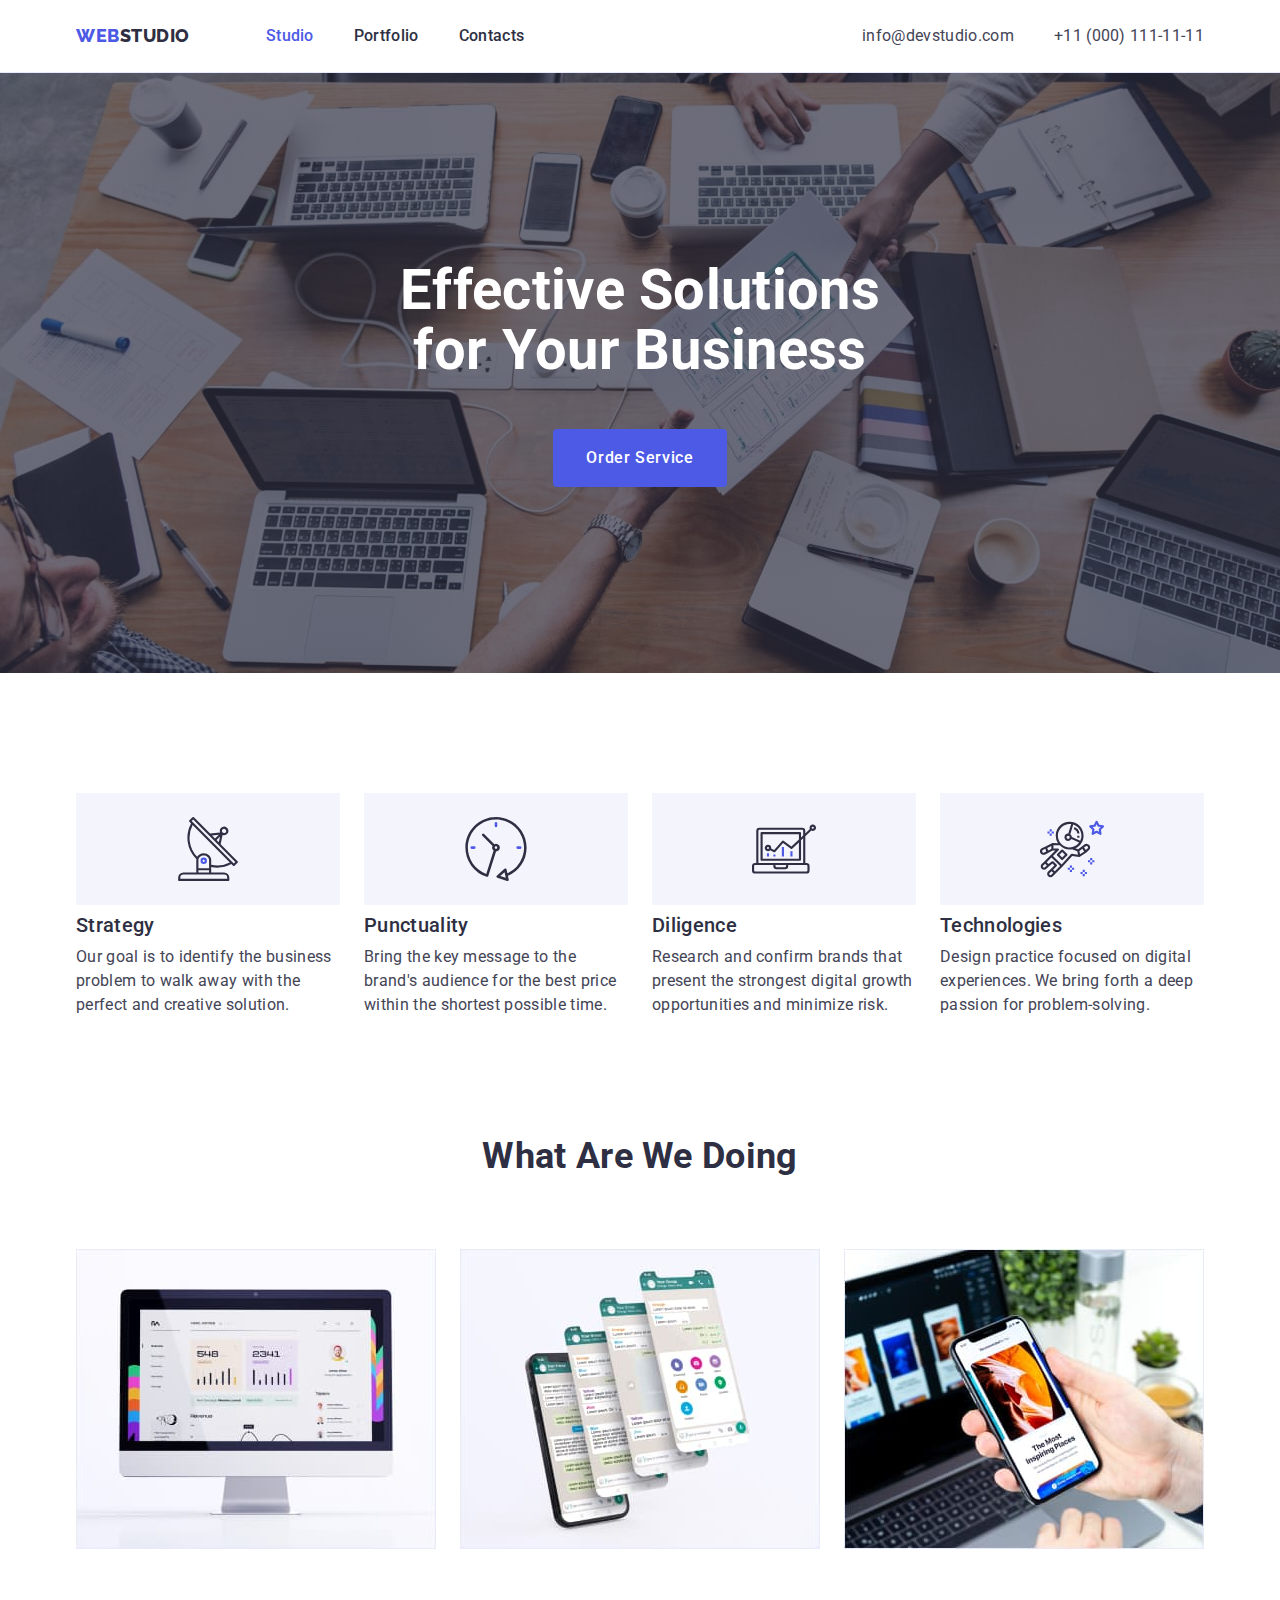
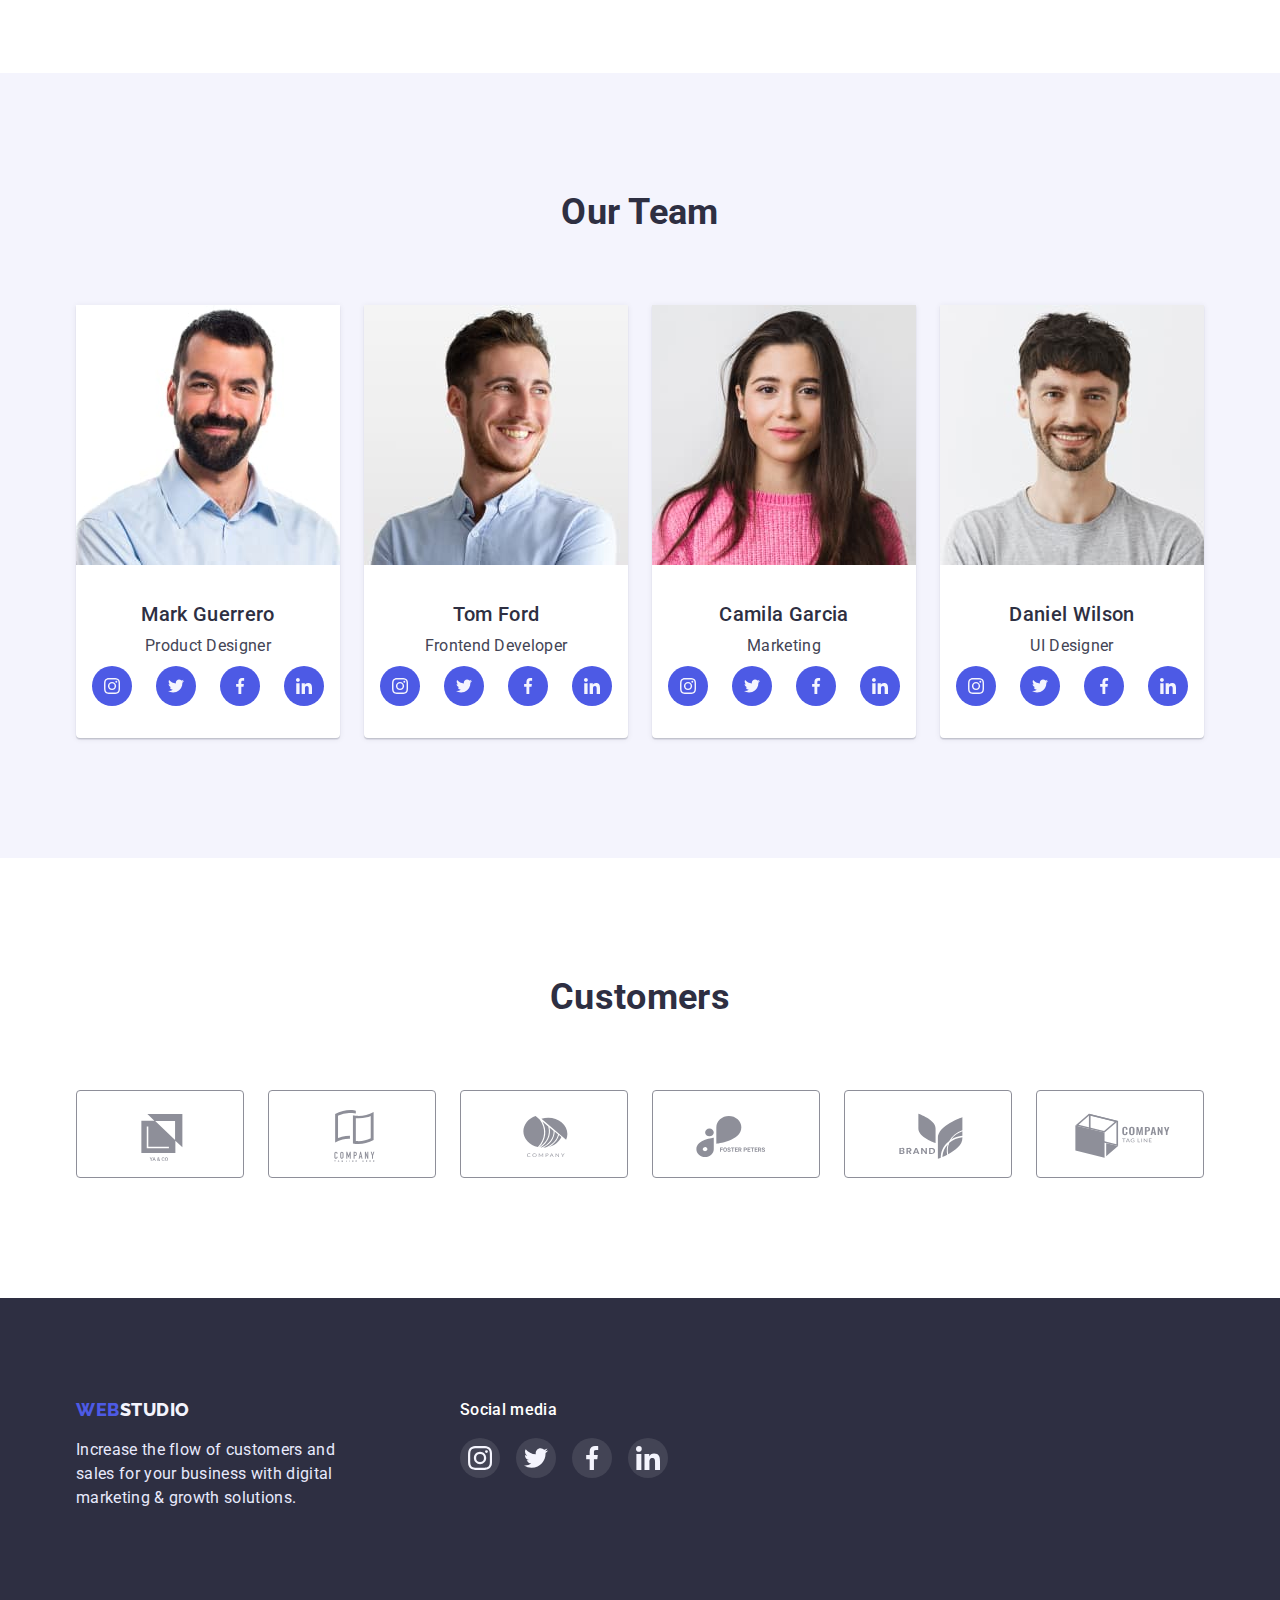
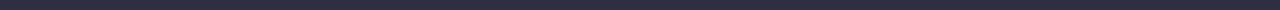
<file: index.html>
<!DOCTYPE html>
<html lang="en">
  <head>
    <meta charset="UTF-8" />
    <meta http-equiv="X-UA-Compatible" content="IE=edge" />
    <meta name="viewport" content="width=device-width, initial-scale=1.0" />
    <title>WebStudio</title>
    <link
      href="https://fonts.googleapis.com/css2?family=Raleway:wght@800&family=Roboto:wght@400;500;700&display=swap"
      rel="stylesheet"
    />
    <link
      rel="stylesheet"
      href="https://cdnjs.cloudflare.com/ajax/libs/modern-normalize/1.1.0/modern-normalize.min.css"
    />
    <link rel="stylesheet" href="./css/styles.css" />
  </head>

  <body>
    <header class="header">
      <div class="container header-nav">
        <nav class="main-nav">
          <a href="./index.html" class="logo"
            ><span class="logo-span">Web</span>Studio</a
          >
          <ul class="site-nav">
            <li class="item">
              <a href="./index.html" class="link-current">Studio</a>
            </li>
            <li class="item">
              <a href="./portfolio.html" class="link">Portfolio</a>
            </li>
            <li class="item"><a href="" class="link">Contacts</a></li>
          </ul>
        </nav>
        <address class="address">
          <ul class="auth-nav">
            <li class="item">
              <a href="mailto:info@devstudio.com" class="link-email"
                >info@devstudio.com</a
              >
            </li>
            <li class="item">
              <a href="tel:+110001111111" class="link-tel"
                >+11 (000) 111-11-11</a
              >
            </li>
          </ul>
        </address>
      </div>
    </header>

    <main>
      <section class="hero">
        <div class="container">
          <h1 class="hero-title">Effective Solutions for Your Business</h1>
          <button type="button" class="hero-button">Order Service</button>
        </div>
      </section>

      <section class="section no-padding-bottom">
        <div class="container">
          <h2 class="section-title hidden">Specifics</h2>
          <ul class="feature">
            <li class="feature-list">
              <div class="feature-icon-container">
                <svg class="feature-icon" width="64" height="64">
                  <use href="./images/sprite.svg#antenna"></use>
                </svg>
              </div>
              <h3 class="feature-title">Strategy</h3>
              <p class="feature-text">
                Our goal is to identify the business problem to walk away with
                the perfect and creative solution.
              </p>
            </li>
            <li class="feature-list">
              <div class="feature-icon-container">
                <svg class="feature-icon" width="64" height="64">
                  <use href="./images/sprite.svg#clock"></use>
                </svg>
              </div>
              <h3 class="feature-title">Punctuality</h3>
              <p class="feature-text">
                Bring the key message to the brand's audience for the best price
                within the shortest possible time.
              </p>
            </li>
            <li class="feature-list">
              <div class="feature-icon-container">
                <svg class="feature-icon" width="64" height="64">
                  <use href="./images/sprite.svg#diagram"></use>
                </svg>
              </div>
              <h3 class="feature-title">Diligence</h3>
              <p class="feature-text">
                Research and confirm brands that present the strongest digital
                growth opportunities and minimize risk.
              </p>
            </li>
            <li class="feature-list">
              <div class="feature-icon-container">
                <svg class="feature-icon" width="64" height="64">
                  <use href="./images/sprite.svg#astronaut"></use>
                </svg>
              </div>
              <h3 class="feature-title">Technologies</h3>
              <p class="feature-text">
                Design practice focused on digital experiences. We bring forth a
                deep passion for problem-solving.
              </p>
            </li>
          </ul>
        </div>
      </section>

      <section class="section">
        <div class="container">
          <h2 class="section-title">What are we doing</h2>
          <ul class="works">
            <li>
              <img
                src="./images/img1.jpg"
                alt="Website on the monitor"
                width="360"
                height="300"
              />
            </li>
            <li>
              <img
                src="./images/img2.jpg"
                alt="Application on the phone"
                width="360"
                height="300"
              />
            </li>
            <li>
              <img
                src="./images/img3.jpg"
                alt="Website on PC and phone"
                width="360"
                height="300"
              />
            </li>
          </ul>
        </div>
      </section>

      <section class="section section-team">
        <div class="container">
          <h2 class="section-title">Our Team</h2>
          <ul class="team-list">
            <li class="team">
              <img
                src="./images/mark-guerrero.jpg"
                alt="Product Designer"
                width="264"
                height="260"
              />
              <div class="content-team">
                <h3 class="team-title">Mark Guerrero</h3>
                <p class="team-text">Product Designer</p>
              </div>
              <ul class="menu-icon">
                <li class="list-icon">
                  <a href="" class="link-icon"
                    ><svg class="team-icon" width="16" height="16">
                      <use href="./images/sprite.svg#instagram"></use>
                    </svg>
                  </a>
                </li>
                <li class="list-icon">
                  <a href="" class="link-icon"
                    ><svg class="team-icon" width="16" height="16">
                      <use href="./images/sprite.svg#twitter"></use>
                    </svg>
                  </a>
                </li>
                <li class="list-icon">
                  <a href="" class="link-icon"
                    ><svg class="team-icon" width="16" height="16">
                      <use href="./images/sprite.svg#facebook"></use>
                    </svg>
                  </a>
                </li>
                <li class="list-icon">
                  <a href="" class="link-icon"
                    ><svg class="team-icon" width="16" height="16">
                      <use href="./images/sprite.svg#linkedin"></use>
                    </svg>
                  </a>
                </li>
              </ul>
            </li>
            <li class="team">
              <img
                src="./images/tom-ford.jpg"
                alt="Frontend Developer"
                width="264"
                height="260"
              />
              <div class="content-team">
                <h3 class="team-title">Tom Ford</h3>
                <p class="team-text">Frontend Developer</p>
              </div>
              <ul class="menu-icon">
                <li class="list-icon">
                  <a href="" class="link-icon"
                    ><svg class="team-icon" width="16" height="16">
                      <use href="images/sprite.svg#instagram"></use>
                    </svg>
                  </a>
                </li>
                <li class="list-icon">
                  <a href="" class="link-icon"
                    ><svg class="team-icon" width="16" height="16">
                      <use href="images/sprite.svg#twitter"></use>
                    </svg>
                  </a>
                </li>
                <li class="list-icon">
                  <a href="" class="link-icon"
                    ><svg class="team-icon" width="16" height="16">
                      <use href="images/sprite.svg#facebook"></use>
                    </svg>
                  </a>
                </li>
                <li class="list-icon">
                  <a href="" class="link-icon"
                    ><svg class="team-icon" width="16" height="16">
                      <use href="images/sprite.svg#linkedin"></use>
                    </svg>
                  </a>
                </li>
              </ul>
            </li>
            <li class="team">
              <img
                src="./images/camila-garcia.jpg"
                alt="Marketing"
                width="264"
                height="260"
              />
              <div class="content-team">
                <h3 class="team-title">Camila Garcia</h3>
                <p class="team-text">Marketing</p>
              </div>
              <ul class="menu-icon">
                <li class="list-icon">
                  <a href="" class="link-icon"
                    ><svg class="team-icon" width="16" height="16">
                      <use href="images/sprite.svg#instagram"></use>
                    </svg>
                  </a>
                </li>
                <li class="list-icon">
                  <a href="" class="link-icon"
                    ><svg class="team-icon" width="16" height="16">
                      <use href="images/sprite.svg#twitter"></use>
                    </svg>
                  </a>
                </li>
                <li class="list-icon">
                  <a href="" class="link-icon"
                    ><svg class="team-icon" width="16" height="16">
                      <use href="images/sprite.svg#facebook"></use>
                    </svg>
                  </a>
                </li>
                <li class="list-icon">
                  <a href="" class="link-icon"
                    ><svg class="team-icon" width="16" height="16">
                      <use href="images/sprite.svg#linkedin"></use>
                    </svg>
                  </a>
                </li>
              </ul>
            </li>
            <li class="team">
              <img
                src="./images/daniel-wilson.jpg"
                alt="UI Designer"
                width="264"
                height="260"
              />
              <div class="content-team">
                <h3 class="team-title">Daniel Wilson</h3>
                <p class="team-text">UI Designer</p>
              </div>
              <ul class="menu-icon">
                <li class="list-icon">
                  <a href="" class="link-icon"
                    ><svg class="team-icon" width="16" height="16">
                      <use href="images/sprite.svg#instagram"></use>
                    </svg>
                  </a>
                </li>
                <li class="list-icon">
                  <a href="" class="link-icon"
                    ><svg class="team-icon" width="16" height="16">
                      <use href="images/sprite.svg#twitter"></use>
                    </svg>
                  </a>
                </li>
                <li class="list-icon">
                  <a href="" class="link-icon"
                    ><svg class="team-icon" width="16" height="16">
                      <use href="images/sprite.svg#facebook"></use>
                    </svg>
                  </a>
                </li>
                <li class="list-icon">
                  <a href="" class="link-icon"
                    ><svg class="team-icon" width="16" height="16">
                      <use href="images/sprite.svg#linkedin"></use>
                    </svg>
                  </a>
                </li>
              </ul>
            </li>
          </ul>
        </div>
      </section>
      <section class="section">
        <div class="container">
          <h2 class="section-title">Customers</h2>
          <ul class="customers-menu">
            <li class="customers-list">
              <a class="customers-link" href="">
                <svg class="customers-icon">
                  <use href="images/sprite.svg#logo1"></use>
                </svg>
              </a>
            </li>
            <li class="customers-list">
              <a class="customers-link" href=""
                ><svg class="customers-icon">
                  <use href="images/sprite.svg#logo2"></use>
                </svg>
              </a>
            </li>
            <li class="customers-list">
              <a class="customers-link" href=""
                ><svg class="customers-icon">
                  <use href="images/sprite.svg#logo3"></use>
                </svg>
              </a>
            </li>
            <li class="customers-list">
              <a class="customers-link" href=""
                ><svg class="customers-icon">
                  <use href="images/sprite.svg#logo4"></use>
                </svg>
              </a>
            </li>
            <li class="customers-list">
              <a class="customers-link" href=""
                ><svg class="customers-icon">
                  <use href="images/sprite.svg#logo5"></use>
                </svg>
              </a>
            </li>
            <li class="customers-list">
              <a class="customers-link" href=""
                ><svg class="customers-icon">
                  <use href="images/sprite.svg#logo6"></use>
                </svg>
              </a>
            </li>
          </ul>
        </div>
      </section>
    </main>

    <footer class="footer">
      <div class="container footer-container">
        <div class="footer-box">
          <a href="./index.html" class="logo"
            ><span class="logo-span">Web</span>Studio</a
          >
          <p class="footer-text">
            Increase the flow of customers and sales for your business with
            digital marketing & growth solutions.
          </p>
        </div>
        <div class="footer-media">
          <h2 class="footer-title">Social media</h2>
          <ul class="footer-menu-icon">
            <li class="footer-list-icon">
              <a class="footer-link-icon" href="">
                <svg class="footer-icon" width="24" height="24">
                  <use href="./images/sprite.svg#instagram"></use>
                </svg>
              </a>
            </li>
            <li class="footer-list-icon">
              <a class="footer-link-icon" href="">
                <svg class="footer-icon" width="24" height="24">
                  <use href="./images/sprite.svg#twitter"></use>
                </svg>
              </a>
            </li>
            <li class="footer-list-icon">
              <a class="footer-link-icon" href="">
                <svg class="footer-icon" width="24" height="24">
                  <use href="./images/sprite.svg#facebook"></use>
                </svg>
              </a>
            </li>
            <li class="footer-list-icon">
              <a class="footer-link-icon" href="">
                <svg class="footer-icon" width="24" height="24">
                  <use href="./images/sprite.svg#linkedin"></use>
                </svg>
              </a>
            </li>
          </ul>
        </div>
      </div>
    </footer>
  </body>
</html>
</file>
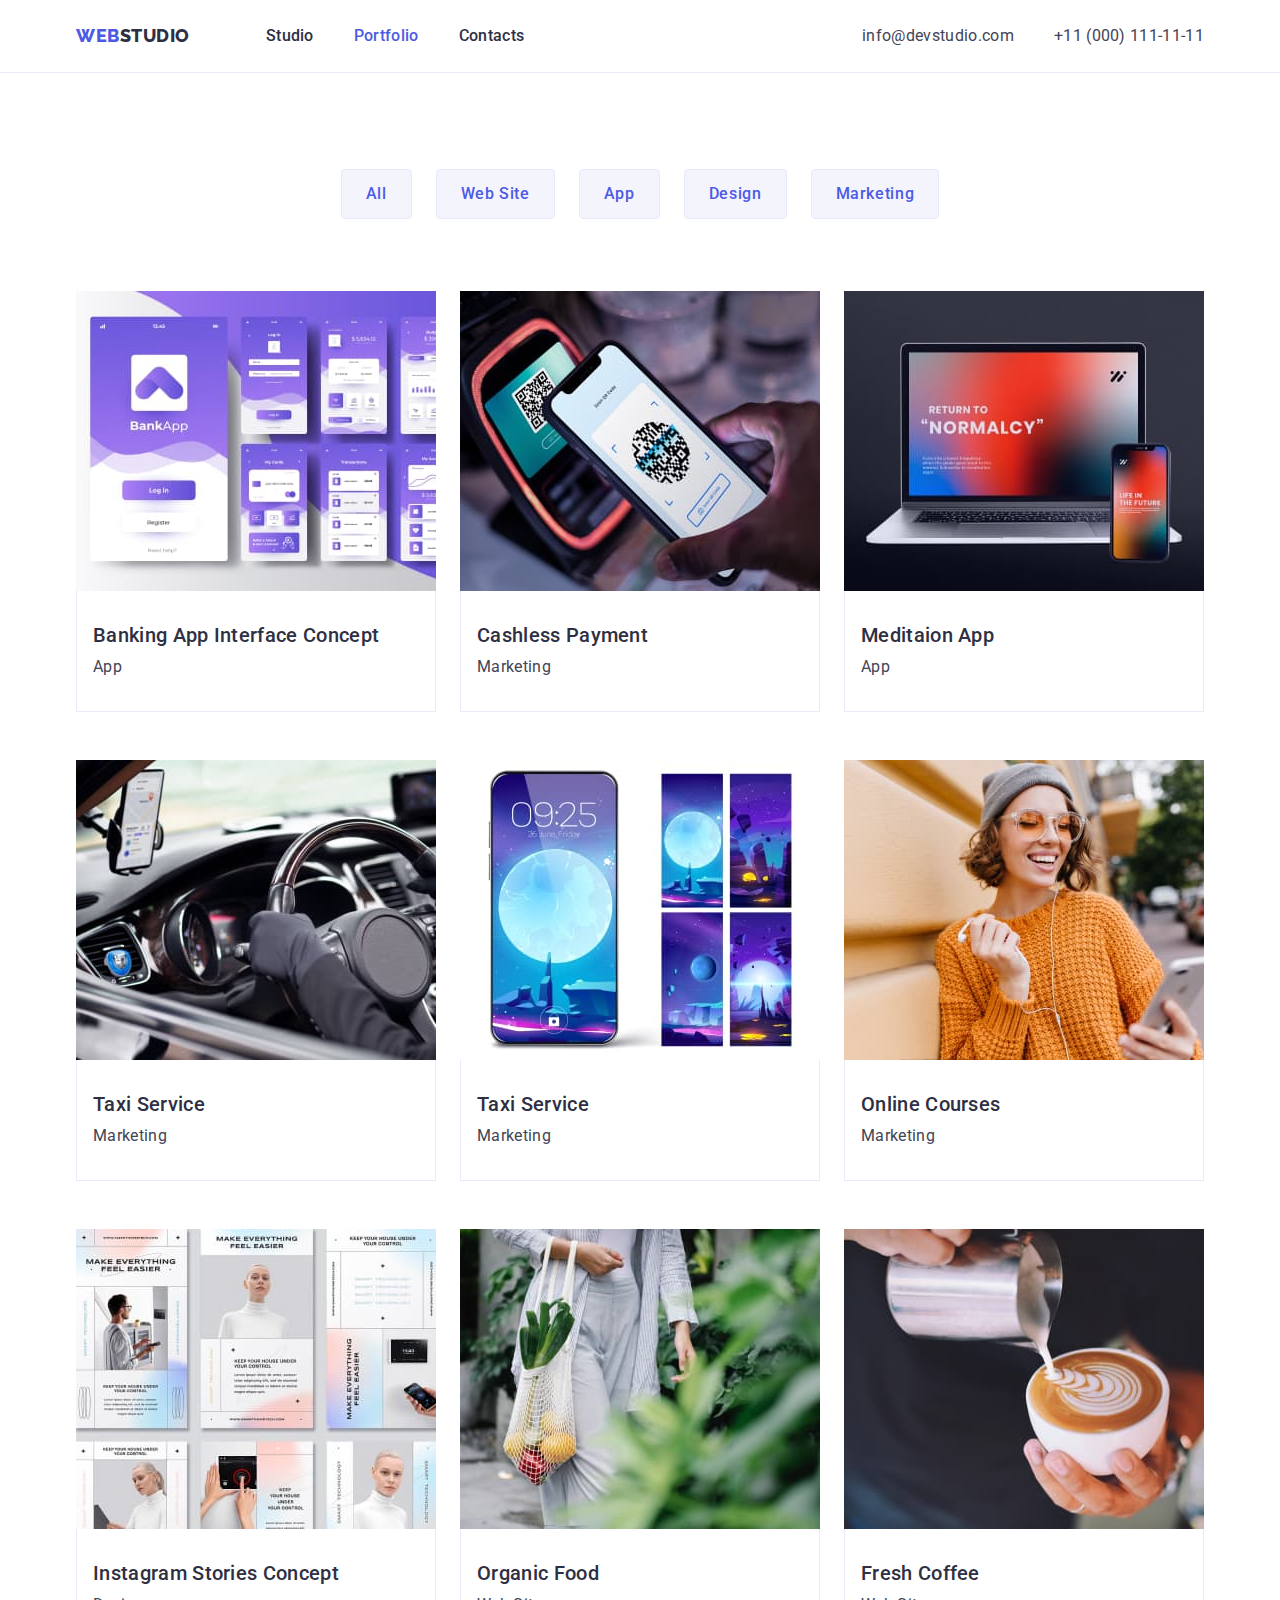
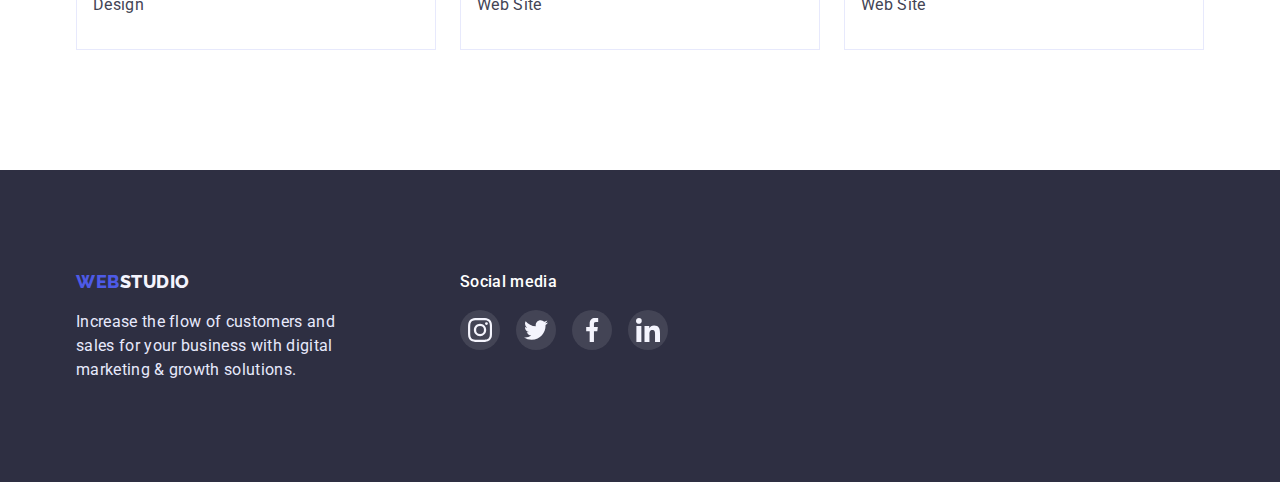
<file: portfolio.html>
<!DOCTYPE html>
<html lang="en">
  <head>
    <meta charset="UTF-8" />
    <meta http-equiv="X-UA-Compatible" content="IE=edge" />
    <meta name="viewport" content="width=device-width, initial-scale=1.0" />
    <title>WebStudio</title>
    <link
      href="https://fonts.googleapis.com/css2?family=Raleway:wght@800&family=Roboto:wght@400;500;700&display=swap"
      rel="stylesheet"
    />
    <link
      rel="stylesheet"
      href="https://cdnjs.cloudflare.com/ajax/libs/modern-normalize/1.1.0/modern-normalize.min.css"
    />
    <link rel="stylesheet" href="./css/styles.css" />
  </head>

  <body>
    <header class="header">
      <div class="container header-nav">
        <nav class="main-nav">
          <a href="./index.html" class="logo"
            ><span class="logo-span">Web</span>Studio</a
          >
          <ul class="site-nav">
            <li class="item"><a href="./index.html" class="link">Studio</a></li>
            <li class="item">
              <a href="./portfolio.html" class="link-current">Portfolio</a>
            </li>
            <li class="item"><a href="" class="link">Contacts</a></li>
          </ul>
        </nav>
        <address class="address">
          <ul class="auth-nav">
            <li class="item">
              <a href="mailto:info@devstudio.com" class="link-email"
                >info@devstudio.com</a
              >
            </li>
            <li class="item">
              <a href="tel:+110001111111" class="link-tel"
                >+11 (000) 111-11-11</a
              >
            </li>
          </ul>
        </address>
      </div>
    </header>

    <main>
      <section class="section portfolio">
        <div class="container">
          <h1 class="hidden">Our portfolio</h1>
          <ul class="filter">
            <li><button type="button" class="button">All</button></li>
            <li><button type="button" class="button">Web Site</button></li>
            <li><button type="button" class="button">App</button></li>
            <li><button type="button" class="button">Design</button></li>
            <li><button type="button" class="button">Marketing</button></li>
          </ul>
          <ul class="portfolio-list">
            <li class="project">
              <a class="project-link">
                <img
                  src="./images/p-banking.jpg"
                  alt="Banking App Interface"
                  class="project-photo"
                />
                <div class="content">
                  <h2 class="title">Banking App Interface Concept</h2>
                  <p class="text">App</p>
                </div>
              </a>
            </li>
            <li class="project">
              <a class="project-link">
                <img
                  src="./images/p-cashless.jpg"
                  alt="Cashless Payment"
                  class="project-photo"
                />
                <div class="content">
                  <h2 class="title">Cashless Payment</h2>
                  <p class="text">Marketing</p>
                </div>
              </a>
            </li>
            <li class="project">
              <a class="project-link">
                <img
                  src="./images/p-meditation.jpg"
                  alt="Meditaion App"
                  class="project-photo"
                />
                <div class="content">
                  <h2 class="title">Meditaion App</h2>
                  <p class="text">App</p>
                </div>
              </a>
            </li>
            <li class="project">
              <a class="project-link">
                <img
                  src="./images/p-taxi.jpg"
                  alt="Taxi Service"
                  class="project-photo"
                />
                <div class="content">
                  <h2 class="title">Taxi Service</h2>
                  <p class="text">Marketing</p>
                </div>
              </a>
            </li>
            <li class="project">
              <a class="project-link">
                <img
                  src="./images/p-screen.jpg"
                  alt="Screen Illustrations"
                  class="project-photo"
                />
                <div class="content">
                  <h2 class="title">Taxi Service</h2>
                  <p class="text">Marketing</p>
                </div>
              </a>
            </li>
            <li class="project">
              <a class="project-link">
                <img
                  src="./images/p-online.jpg"
                  alt="Online Courses"
                  class="project-photo"
                />
                <div class="content">
                  <h2 class="title">Online Courses</h2>
                  <p class="text">Marketing</p>
                </div>
              </a>
            </li>
            <li class="project">
              <a class="project-link">
                <img
                  src="./images/p-instagram.jpg"
                  alt="Instagram Stories Concept"
                  class="project-photo"
                />
                <div class="content">
                  <h2 class="title">Instagram Stories Concept</h2>
                  <p class="text">Design</p>
                </div>
              </a>
            </li>
            <li class="project">
              <a class="project-link">
                <img
                  src="./images/p-organic.jpg"
                  alt="Organic Food"
                  class="project-photo"
                />
                <div class="content">
                  <h2 class="title">Organic Food</h2>
                  <p class="text">Web Site</p>
                </div>
              </a>
            </li>
            <li class="project">
              <a class="project-link">
                <img
                  src="./images/p-fresh.jpg"
                  alt="Fresh Coffee"
                  class="project-photo"
                />
                <div class="content">
                  <h2 class="title">Fresh Coffee</h2>
                  <p class="text">Web Site</p>
                </div>
              </a>
            </li>
          </ul>
        </div>
      </section>
    </main>

    <footer class="footer">
      <div class="container footer-container">
        <div class="footer-box">
          <a href="./index.html" class="logo"
            ><span class="logo-span">Web</span>Studio</a
          >
          <p class="footer-text">
            Increase the flow of customers and sales for your business with
            digital marketing & growth solutions.
          </p>
        </div>
        <div class="footer-media">
          <h2 class="footer-title">Social media</h2>
          <ul class="footer-menu-icon">
            <li class="footer-list-icon">
              <a class="footer-link-icon" href="">
                <svg class="footer-icon" width="24" height="24">
                  <use href="./images/sprite.svg#instagram"></use>
                </svg>
              </a>
            </li>
            <li class="footer-list-icon">
              <a class="footer-link-icon" href="">
                <svg class="footer-icon" width="24" height="24">
                  <use href="./images/sprite.svg#twitter"></use>
                </svg>
              </a>
            </li>
            <li class="footer-list-icon">
              <a class="footer-link-icon" href="">
                <svg class="footer-icon" width="24" height="24">
                  <use href="./images/sprite.svg#facebook"></use>
                </svg>
              </a>
            </li>
            <li class="footer-list-icon">
              <a class="footer-link-icon" href="">
                <svg class="footer-icon" width="24" height="24">
                  <use href="./images/sprite.svg#linkedin"></use>
                </svg>
              </a>
            </li>
          </ul>
        </div>
      </div>
    </footer>
  </body>
</html>
</file>
<file: css/styles.css>
:root {
  --white-color: #ffffff;
  --secondary-color: #f4f4fd;
  --footer-background-color: #2e2f42;
  --primery-text-color: #434455;
  --text-color: #2e2f42;
  --footer-text-color: #e7e9fc;
  --accent-color: #4d5ae5;
  --focus-color: #404bbf;
  --footer-text-color: #e7e9fc;
  --color-customer: #8e8f99;
  --bacgraund-color-footer-social: #31d0aa;
}

body {
  background-color: var(--white-color);
  color: var(--primery-text-color);
  font-family: 'Roboto', sans-serif;
  letter-spacing: 0.02em;
  height: 1128;
}

p,
h1,
h2,
h3,
h4,
h5,
h6 {
  margin: 0;
}

ul {
  list-style: none;
  padding: 0;
  margin: 0;
}

.container {
  width: 100%;
  max-width: 1158px;
  padding-left: 15px;
  padding-right: 15px;
  margin-left: auto;
  margin-right: auto;
}

/* header----------------------- */
.header {
  background-color: var(--white-color);
  border-bottom: 1px solid var(--footer-text-color);
}

.logo {
  color: var(--text-color);
  letter-spacing: 0.03em;
  font-family: 'Raleway', sans-serif;
  font-weight: 800;
  font-size: 18px;
  line-height: 1.34;
  text-decoration: none;
  text-transform: uppercase;
}

.logo-span {
  color: var(--accent-color);
}

.main-nav,
.header-nav {
  display: flex;
  align-items: center;
}

.site-nav {
  display: flex;
  margin-left: 76px;
}

.site-nav .item + .item,
.auth-nav .item + .item {
  margin-left: 40px;
}

.site-nav .link,
.site-nav .link-current {
  display: block;
  padding-top: 24px;
  padding-bottom: 24px;

  color: var(--text-color);
  font-weight: 500;
  font-size: 16px;
  line-height: 1.5;
  text-decoration: none;
}

.site-nav .link-current {
  color: var(--accent-color);
}

.address {
  margin-left: auto;
}

.auth-nav {
  display: flex;
}

.auth-nav .item + .item {
  margin-left: 40px;
}

.auth-nav .link-email,
.auth-nav .link-tel {
  padding-top: 24px;
  padding-bottom: 24px;

  color: var(--primery-text-color);
  font-size: 16px;
  line-height: 1.5;
  text-decoration: none;
  font-style: normal;
}

.site-nav .link:hover,
.site-nav .link:focus,
.auth-nav .link-email:focus,
.auth-nav .link-email:hover,
.auth-nav .link-tel:hover,
.auth-nav .link-tel:focus {
  color: var(--accent-color);
}

/* hero --------------------------*/
.hero {
  background-color: var(--footer-background-color);
  text-align: center;
  padding: 188px 0;
  height: 600px;
  max-width: 1440px;
  margin-left: auto;
  margin-right: auto;
  background-image: linear-gradient(
      rgba(46, 47, 66, 0.7),
      rgba(46, 47, 66, 0.7)
    ),
    url(../images/hero.jpg);
}

.hero-title {
  width: 494px;
  color: var(--white-color);
  font-size: 56px;
  line-height: 1.07;
  margin-right: auto;
  margin-left: auto;
  margin-bottom: 48px;
}

.hero-button {
  background: var(--accent-color);
  color: var(--white-color);
  font-weight: 500;
  font-size: 16px;
  line-height: 1.5;
  letter-spacing: 0.04em;
  cursor: pointer;
  border: 1px solid transparent;
  border-radius: 4px;
  padding: 16px 32px;
  min-width: 169px;
}

.hero-button:hover,
.hero-button:focus {
  background-color: var(--focus-color);
}

/* section-------------------------- */
.section {
  padding: 120px 0;
}

.no-padding-bottom {
  padding-bottom: 0;
}

.section-title {
  color: var(--text-color);
  font-size: 36px;
  line-height: 1.11;
  text-align: center;
  text-transform: capitalize;
}

.hidden {
  display: none;
}

/* feature------------------------- */
.feature {
  display: flex;
  gap: 24px;
}

.feature-list {
  width: calc((100% - 72px) / 4);
}

.feature-icon-container {
  display: flex;
  justify-content: center;
  align-items: center;
  margin-bottom: 8px;
  background-color: var(--secondary-color);
  width: 264px;
  height: 112px;
}

.feature-title {
  color: var(--text-color);
  font-weight: 500;
  font-size: 20px;
  line-height: 1.2;
  margin-bottom: 8px;
}

.feature-text {
  font-size: 16px;
  line-height: 1.5;
}

/* works-------------------- */
.works {
  display: flex;
  flex-wrap: wrap;
  gap: 24px;
  margin-top: 72px;
}

/* team------------------------ */
.section-team {
  background: var(--secondary-color);
}

.team-list {
  display: flex;
  flex-wrap: wrap;
  gap: 24px;

  margin-top: 72px;
}

.team {
  background: var(--white-color);
  width: calc((100% - 72px) / 4);
  border-radius: 0px 0px 4px 4px;
  box-shadow: 0px 1px 6px rgba(46, 47, 66, 0.08),
    0px 1px 1px rgba(46, 47, 66, 0.16), 0px 2px 1px rgba(46, 47, 66, 0.08);
}

.content-team {
  padding-top: 32px;
}

.team-title {
  color: var(--text-color);
  font-weight: 500;
  font-size: 20px;
  line-height: 1.2;
  text-align: center;
  margin-bottom: 8px;
}

.team-text {
  font-size: 16px;
  line-height: 1.5;
  text-align: center;
  margin-bottom: 8px;
}

.menu-icon {
  display: flex;
  justify-content: center;
  align-items: center;
  gap: 24px;
  margin-left: 16px;
  margin-right: 16px;
  margin-bottom: 32px;
}

.list-icon {
  display: inline-block;
  width: 40px;
  height: 40px;
  width: calc((100% - 72px) / 4);
}
.link-icon {
  display: inline-block;
  width: 100%;
  height: 100%;
  color: var(--secondary-color);
  background-color: var(--accent-color);
  border-radius: 50%;
}

.link-icon:hover,
.link-icon:focus {
  background-color: var(--focus-color);
}

.team-icon {
  display: inline-block;
  margin: 12px 12px;
  fill: currentColor;
}

/* customers------------------- */
.customers-menu {
  display: flex;
  justify-content: center;
  align-items: center;
  gap: 24px;
  margin-top: 72px;
}

.customers-list {
  width: 168px;
  height: 88px;
}

.customers-link {
  display: inline-block;
  width: 100%;
  height: 100%;
  border: 1px solid var(--color-customer);
  border-radius: 4px;

  color: var(--color-customer);
}

.customers-link:hover,
.customers-link:focus {
  border: 1px solid var(--focus-color);
  color: var(--focus-color);
}

.customers-icon {
  display: block;
  width: 104px;
  height: 56px;
  margin: 16px 32px;
  fill: currentColor;
}

/* footer------------------------------ */
.footer {
  background: var(--footer-background-color);
  padding: 100px 0;
}

.footer-container {
  display: flex;
  gap: 120px;
}
.footer-box {
  width: 264px;
}

.footer .logo {
  color: var(--secondary-color);
}

.footer-text {
  color: var(--footer-text-color);
  font-size: 16px;
  line-height: 1.5;
  margin-top: 16px;
}

.footer-title {
  margin-bottom: 16px;
  font-weight: 500;
  font-size: 16px;
  line-height: 24px;
  color: var(--white-color);
}

.footer-menu-icon {
  display: flex;
  justify-content: center;
  align-items: center;
  gap: 16px;
}

.footer-list-icon {
  display: inline-block;
  width: 40px;
  height: 40px;
}
.footer-link-icon {
  display: inline-block;
  width: 100%;
  height: 100%;
  color: var(--secondary-color);
  background-color: rgba(255, 255, 255, 0.1);
  border-radius: 50%;
}

.footer-link-icon:hover,
.footer-link-icon:focus {
  background-color: var(--bacgraund-color-footer-social);
}

.footer-icon {
  display: inline-block;
  margin: 8px 8px;
  fill: currentColor;
}

/* Styles for pornfolio.html ------------*/
.portfolio {
  padding-top: 96px;
}

.filter {
  display: flex;
  justify-content: center;
  gap: 24px;
  margin-bottom: 72px;
}

.filter .button {
  background: var(--secondary-color);
  color: var(--accent-color);
  font-family: inherit;
  font-weight: 500;
  font-size: 16px;
  line-height: 1.5;
  text-align: center;
  letter-spacing: 0.04em;
  cursor: pointer;
  border: 1px solid #e7e9fc;
  border-radius: 4px;
  padding: 12px 24px;
  min-width: 69px;
  text-align: center;
}

.filter .button:hover,
.filter .button:focus {
  color: var(--white-color);
  background: var(--focus-color);
  box-shadow: 0px 3px 1px rgba(0, 0, 0, 0.1), 0px 2px 1px rgba(0, 0, 0, 0.08),
    0px 2px 2px rgba(0, 0, 0, 0.12);
}

/* projects---------------------------- */
.portfolio-list {
  display: flex;
  flex-wrap: wrap;
  gap: 48px 24px;
}
.project {
  width: calc((100% - 48px) / 3);
}
.project-link {
  display: inline-block;
  cursor: pointer;
}
.project-link:hover {
  box-shadow: 0px 1px 6px rgba(46, 47, 66, 0.08),
    0px 1px 1px rgba(46, 47, 66, 0.16), 0px 2px 1px rgba(46, 47, 66, 0.08);
}

.project-photo {
  display: block;
  max-width: 100%;
  height: auto;
}

.project .title {
  color: var(--text-color);
  font-weight: 500;
  font-size: 20px;
  line-height: 1.2;
  margin-bottom: 8px;
}

.project .text {
  font-size: 16px;
  line-height: 1.5;
}

.project .content {
  padding: 32px 16px;
  border: 1px solid #e7e9fc;
  border-top: none;
}
</file>
